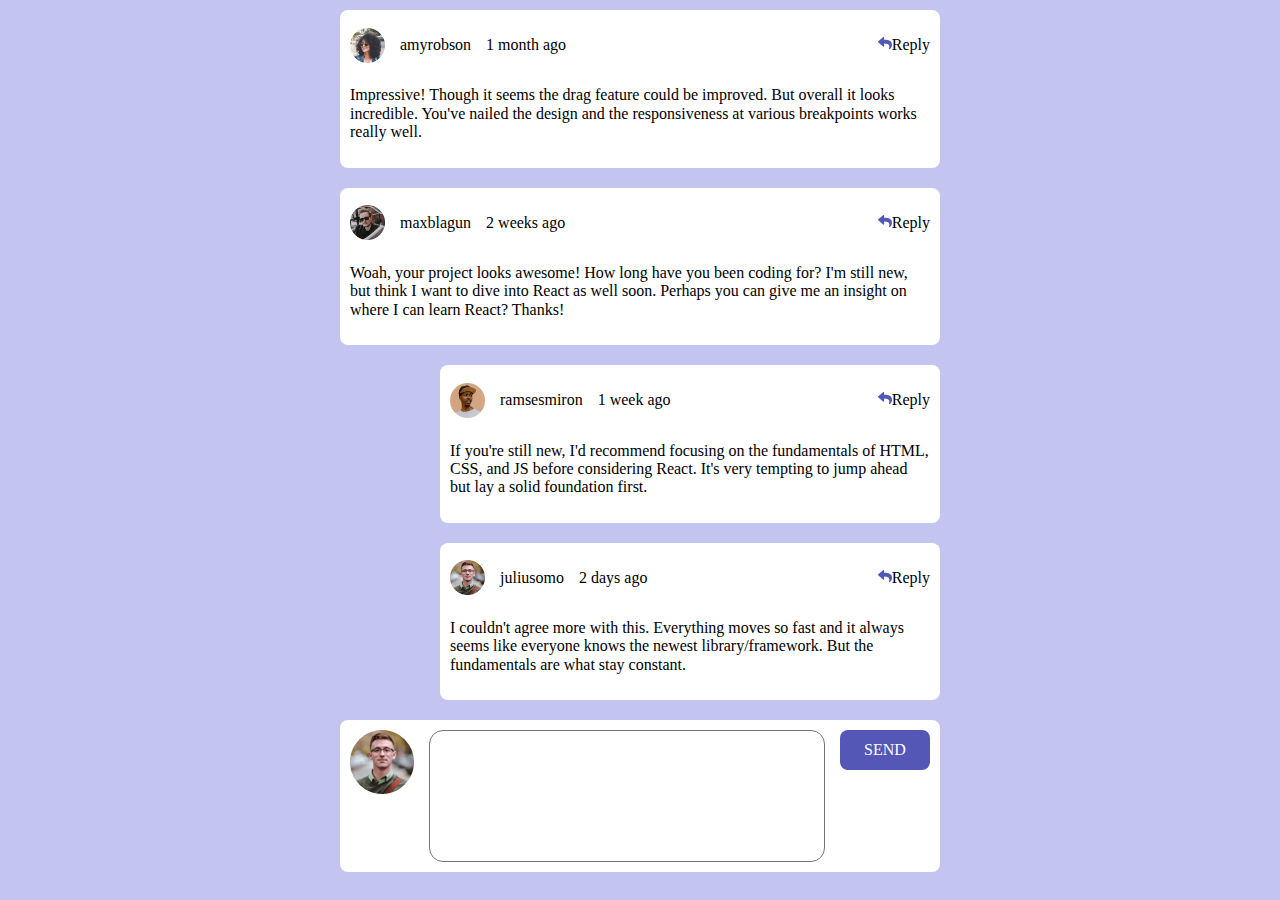
<file: interactive-comments-section-main/index.html>
<!DOCTYPE html>
<html lang="en">
<head>
  <meta charset="UTF-8">
  <meta name="viewport" content="width=device-width, initial-scale=1.0"> <!-- displays site properly based on user's device -->

  <link rel="stylesheet" href="./styles/root.css">
  
  <link rel="icon" type="image/png" sizes="32x32" href="./assets/images/favicon-32x32.png">
  
  <title>Frontend Mentor | Interactive comments section</title>
</head>
<body>

  <main class="content-main">
    <div id="comments" class="comments">

    </div>

    <section id="box-comment">
      
    </section>
  </main>

  <script src="./js/app.js" type="module"></script> 
</body>
</html>
</file>
<file: interactive-comments-section-main/styles/root.css>
@import url(./normalize.css);
@import url(./main.css);
</file>
